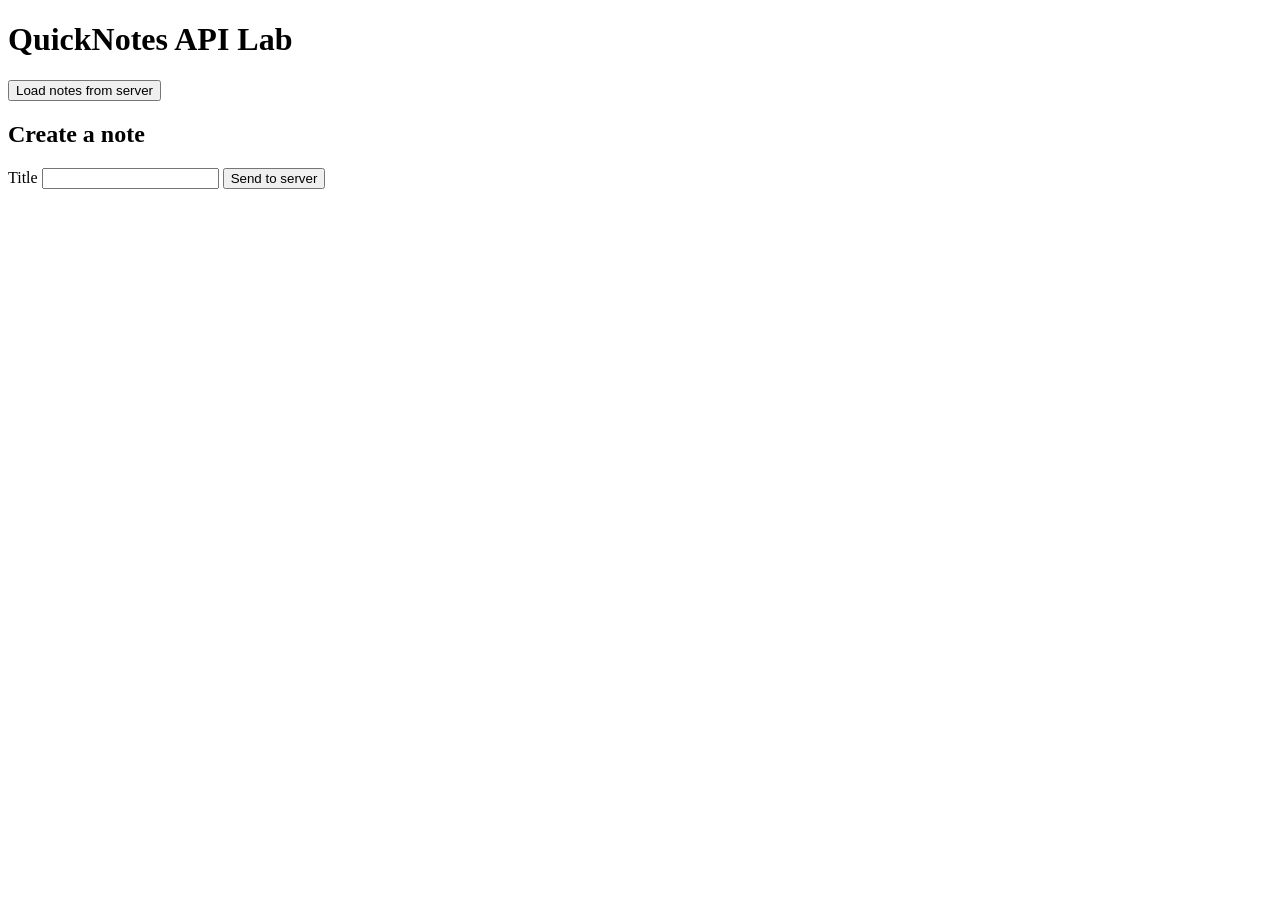
<file: practice/api-lab/index.html>
<!DOCTYPE html>
<html lang="en">
  <head>
    <meta charset="UTF-8" />
    <meta name="viewport" content="width=device-width, initial-scale=1.0" />
    <title>QuickNotes API Lab</title>
    <script src="app.js" defer></script>
  </head>
  <body>
    <h1>QuickNotes API Lab</h1>
    <button id="load-btn">Load notes from server</button>
    <p id="status"></p>
    <ul id="notes-list"></ul>
 
    <h2>Create a note</h2>
    <form id="note-form">
      <label for="title-input">Title</label>
      <input id="title-input" type="text" />
      <button type="submit">Send to server</button>
    </form>
  </body>
</html>
</file>
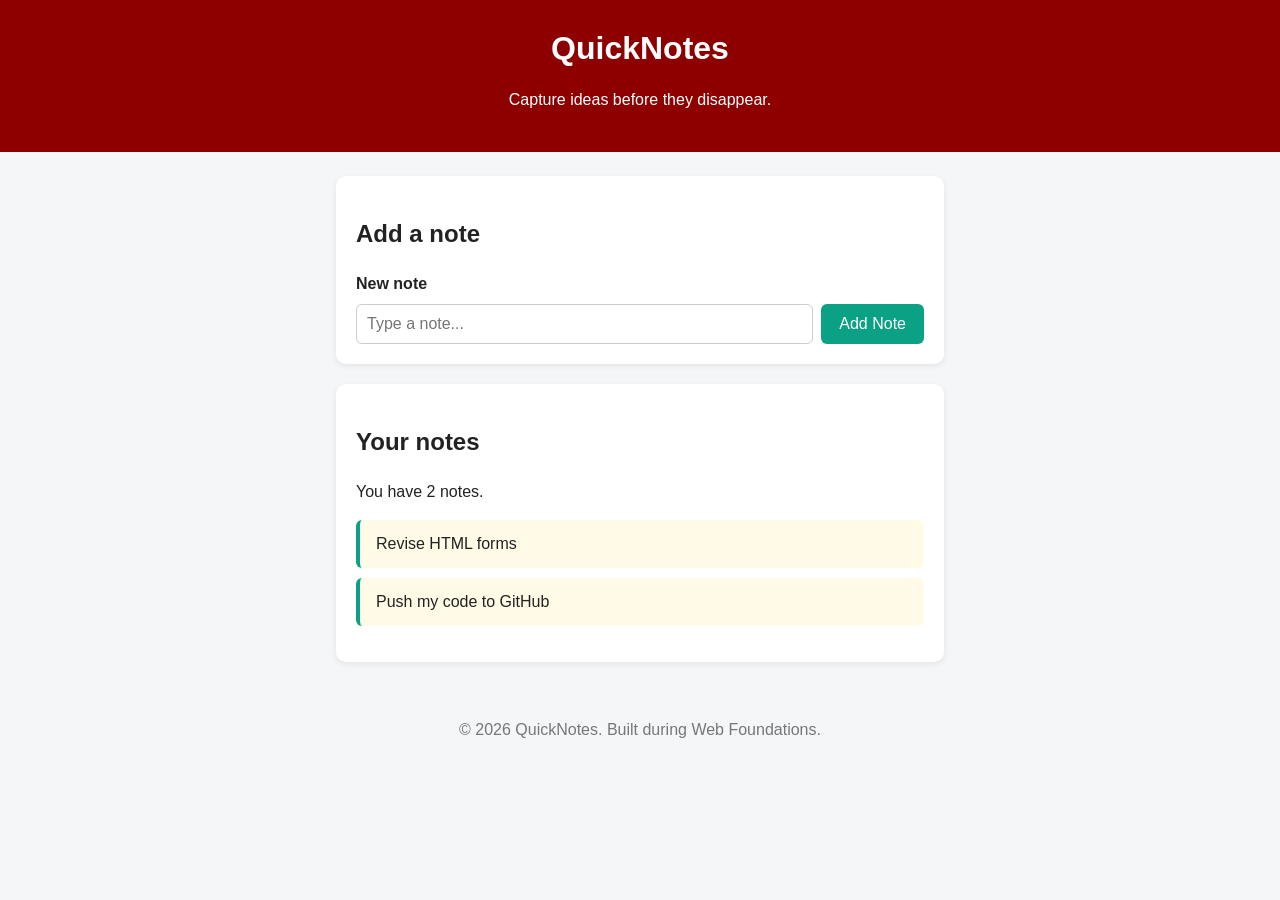
<file: practice/quicknotes-day1/index.html>
<!DOCTYPE html>
<html lang="en">
  <head>
    <meta charset="UTF-8" />
    <meta name="viewport" content="width=device-width, initial-scale=1.0" />
    <title>QuickNotes</title>
    <link rel="stylesheet" href="style.css" />
  </head>
  <body>
    <header>
      <h1>QuickNotes</h1>
      <p>Capture ideas before they disappear.</p>
    </header>
 
    <main>
      <section>
        <h2>Add a note</h2>
        <form id="note-form">
          <label for="note-input">New note</label>
          <input type="text" id="note-input" placeholder="Type a note..." />
          <button type="submit">Add Note</button>
        </form>
      </section>
 
      <section>
        <h2>Your notes</h2>
        <p id="note-count">You have 2 notes.</p>
        <ul id="notes-list">
          <li class="note">Revise HTML forms</li>
          <li class="note">Push my code to GitHub</li>
        </ul>
      </section>
    </main>
 
    <footer>
      <p>&copy; 2026 QuickNotes. Built during Web Foundations.</p>
    </footer>
  </body>
</html>
</file>
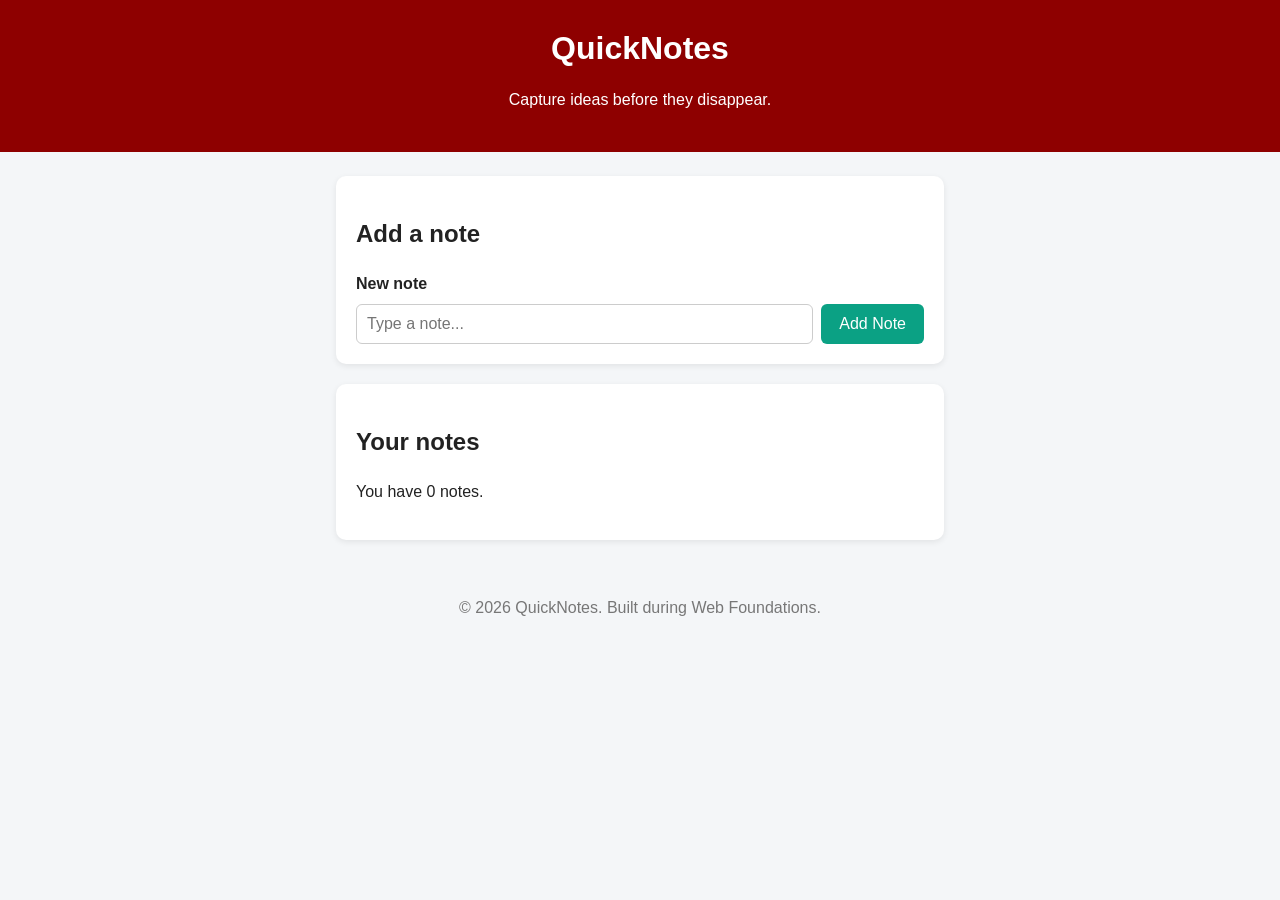
<file: practice/quicknotes-day4/index.html>
<!DOCTYPE html>
<html lang="en">
  <head>
    <meta charset="UTF-8" />
    <meta name="viewport" content="width=device-width, initial-scale=1.0" />
    <title>QuickNotes</title>
    <link rel="stylesheet" href="style.css" />
    <script src="script.js" defer></script>
  </head>
  <body>
    <header>
      <h1>QuickNotes</h1>
      <p>Capture ideas before they disappear.</p>
    </header>
 
    <main>
      <section>
        <h2>Add a note</h2>
        <form id="note-form">
          <label for="note-input">New note</label>
          <input type="text" id="note-input" placeholder="Type a note..." />
          <button type="submit">Add Note</button>
        </form>
      </section>
 
      <section>
        <h2>Your notes</h2>
        <p id="note-count">You have 2 notes.</p>
        <ul id="notes-list">
          <li class="note">Revise HTML forms</li>
          <li class="note">Push my code to GitHub</li>
        </ul>
      </section>
    </main>
 
    <footer>
      <p>&copy; 2026 QuickNotes. Built during Web Foundations.</p>
    </footer>
  </body>
</html>
</file>
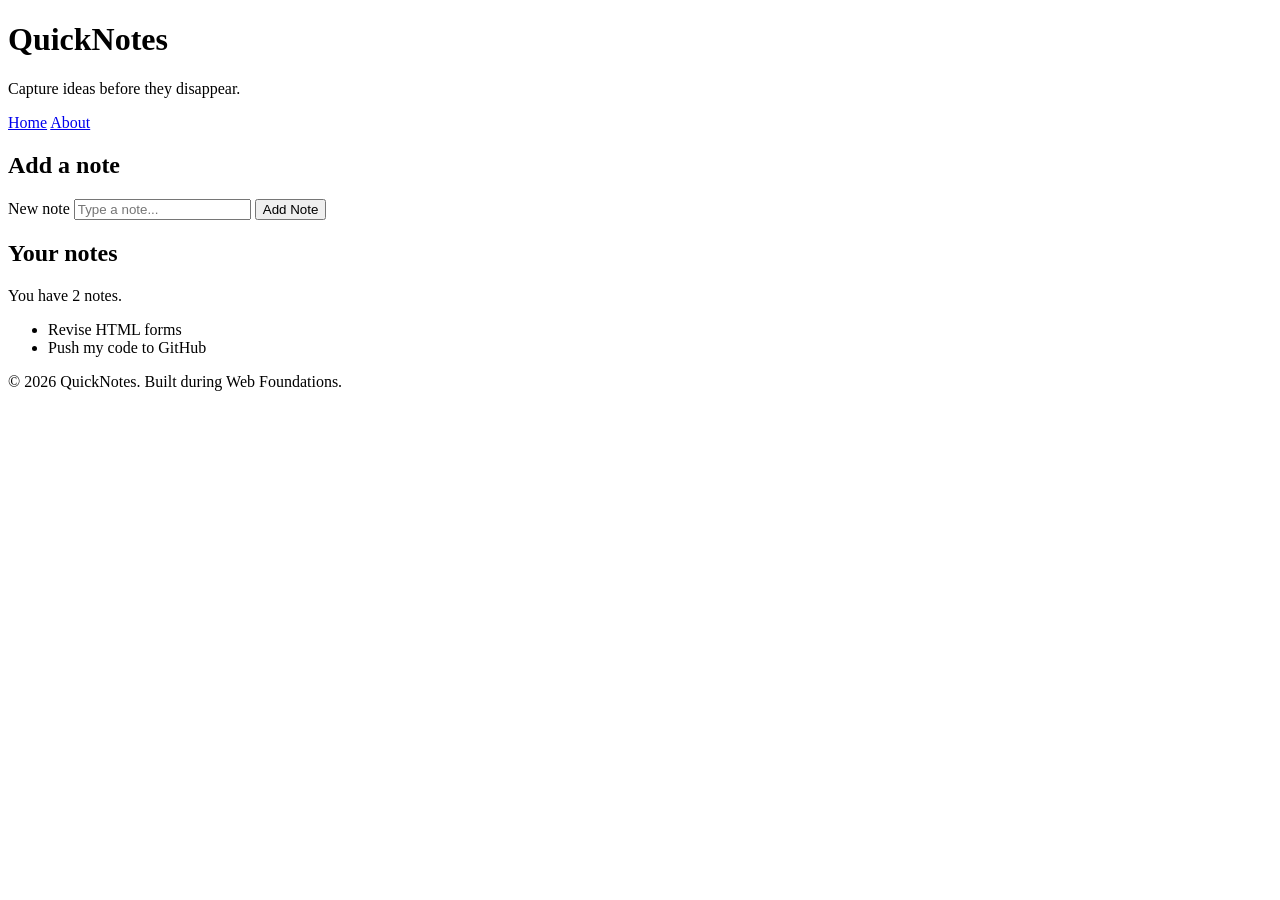
<file: web-foundations-days/day1/index.html>
<!DOCTYPE html>
<html lang="en">
  <head>
    <meta charset="UTF-8" />
    <meta name="viewport" content="width=device-width, initial-scale=1.0" />
    <title>QuickNotes</title>
  </head>
  <body>
    <header>
      <h1>QuickNotes</h1>
      <p>Capture ideas before they disappear.</p>
      <nav>
        <a href="index.html">Home</a>
        <a href="about.html">About</a>
      </nav>
    </header>
 
    <main>
      <section>
        <h2>Add a note</h2>
        <form id="note-form">
          <label for="note-input">New note</label>
          <input type="text" id="note-input" placeholder="Type a note..." />
          <button type="submit">Add Note</button>
        </form>
      </section>
 
      <section>
        <h2>Your notes</h2>
        <p id="note-count">You have 2 notes.</p>
        <ul id="notes-list">
          <li>Revise HTML forms</li>
          <li>Push my code to GitHub</li>
        </ul>
      </section>
    </main>
 
    <footer>
      <p>&copy; 2026 QuickNotes. Built during Web Foundations.</p>
    </footer>
  </body>
</html>
</file>
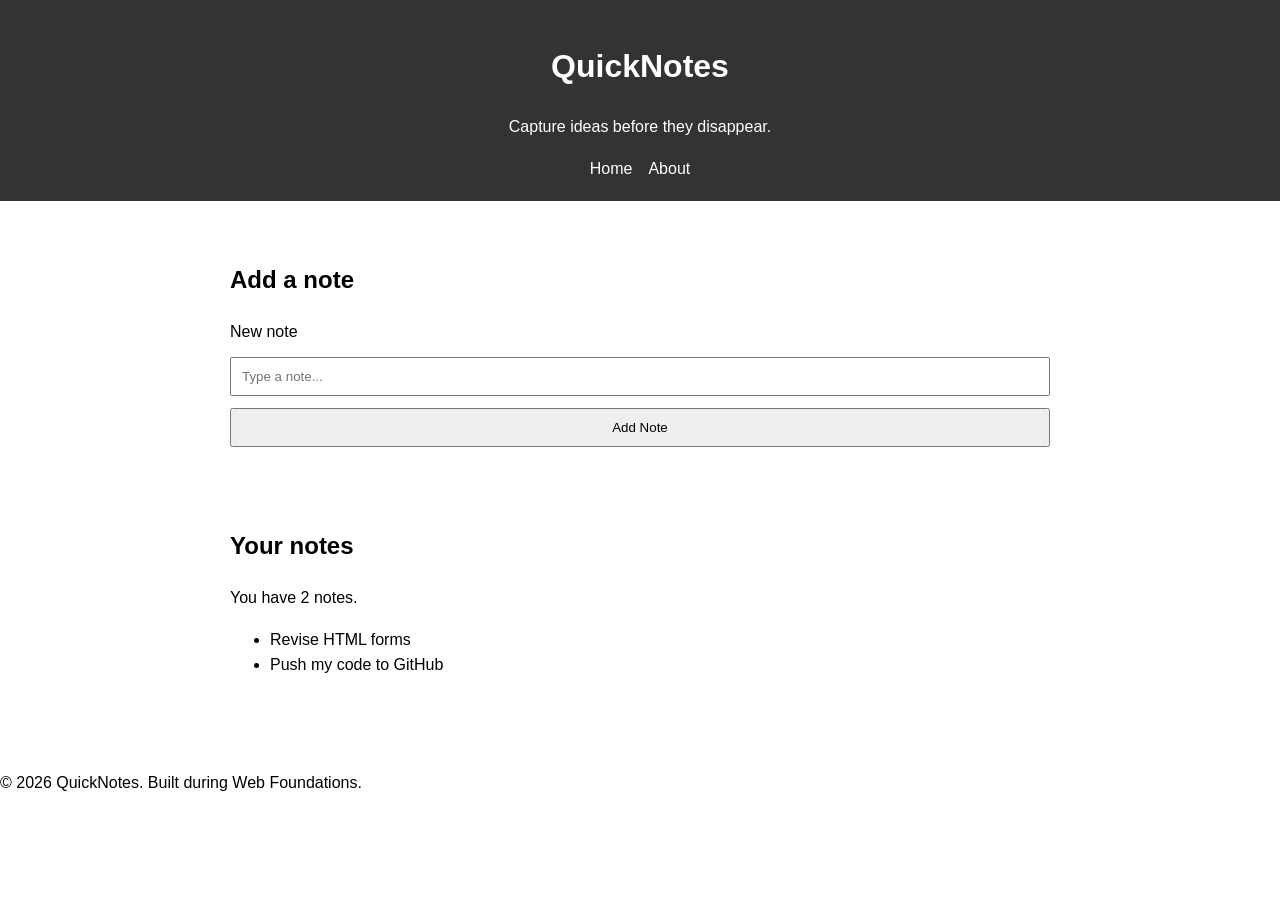
<file: web-foundations-days/day2/index.html>
<!DOCTYPE html>
<html lang="en">
  <head>
    <meta charset="UTF-8" />
    <meta name="viewport" content="width=device-width, initial-scale=1.0" />
    <title>QuickNotes</title>
    <link rel="stylesheet" href="style.css" />
  </head>
  <body>
    <header>
      <h1>QuickNotes</h1>
      <p>Capture ideas before they disappear.</p>
      <nav>
        <a href="index.html">Home</a>
        <a href="about.html">About</a>
      </nav>
    </header>
 
    <main>
      <section>
        <h2>Add a note</h2>
        <form id="note-form">
          <label for="note-input">New note</label>
          <input type="text" id="note-input" placeholder="Type a note..." />
          <button type="submit">Add Note</button>
        </form>
      </section>
 
      <section>
        <h2>Your notes</h2>
        <p id="note-count">You have 2 notes.</p>
        <ul id="notes-list">
          <li>Revise HTML forms</li>
          <li>Push my code to GitHub</li>
        </ul>
      </section>
    </main>
 
    <footer>
      <p>&copy; 2026 QuickNotes. Built during Web Foundations.</p>
    </footer>
  </body>
</html>
</file>
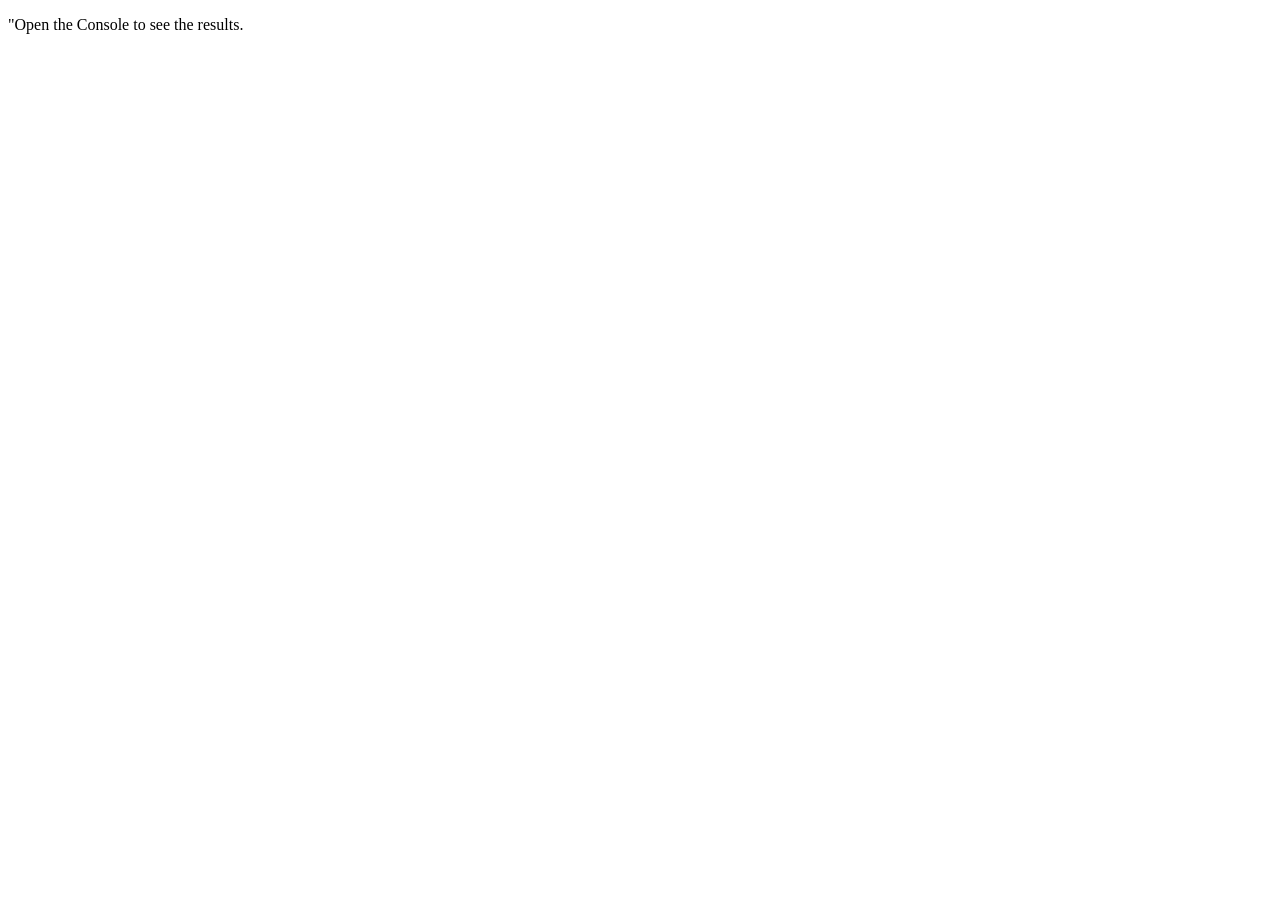
<file: web-foundations-days/day3/index.html>
<!DOCTYPE html>
<html lang="en">
<head>
    <meta charset="UTF-8">
    <meta name="viewport" content="width=device-width, initial-scale=1.0">
    <title>Notes Toolkit</title>
    <script src="script.js" defer></script>
</head>
<body>
    <p>"Open the Console to see the results.</p>
</body>
</html>
</file>
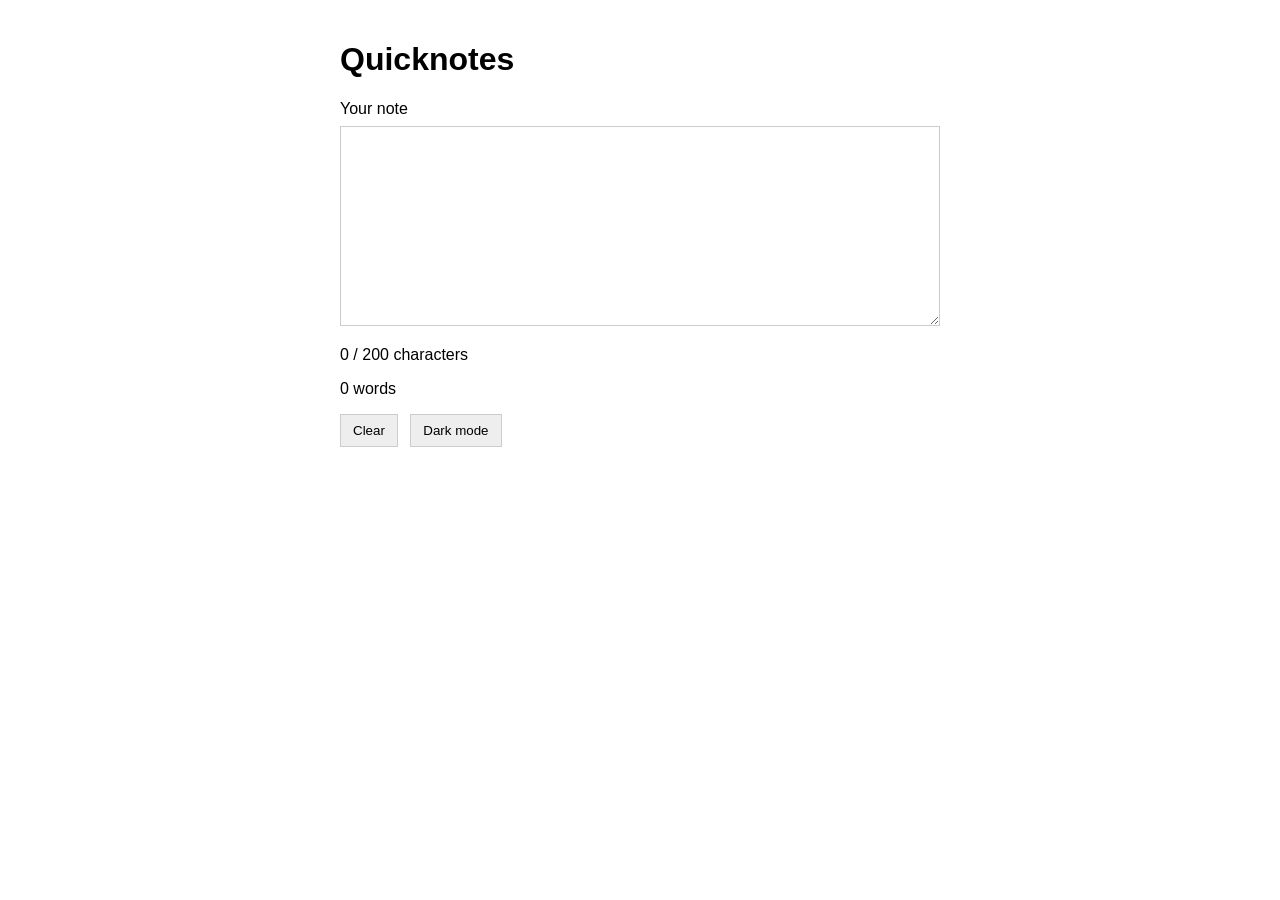
<file: web-foundations-days/day4/index.html>
<!DOCTYPE html> 
<html lang="en"> 
<head> 
    <meta charset="UTF-8"> 
    <meta name="viewport" content="width=device-width, initial-scale=1.0"> 
    <title>Quicknotes</title> 
    <link rel="stylesheet" href="style.css"> 
    <script src="script.js" defer></script> 
</head> 
<body> 
    <main> 
        <h1>Quicknotes</h1> 

        <label for="note-text">Your note</label> 
        <textarea id="note-text"></textarea>

        <p id="char-count">0 / 200 characters</p> 
        <p id="word-count">0 words</p> 
        
        <button id="clear-btn">Clear</button> 
        <button id="theme-toggle">Dark mode</button> 
    </main> 
</body> 
</html>
</file>
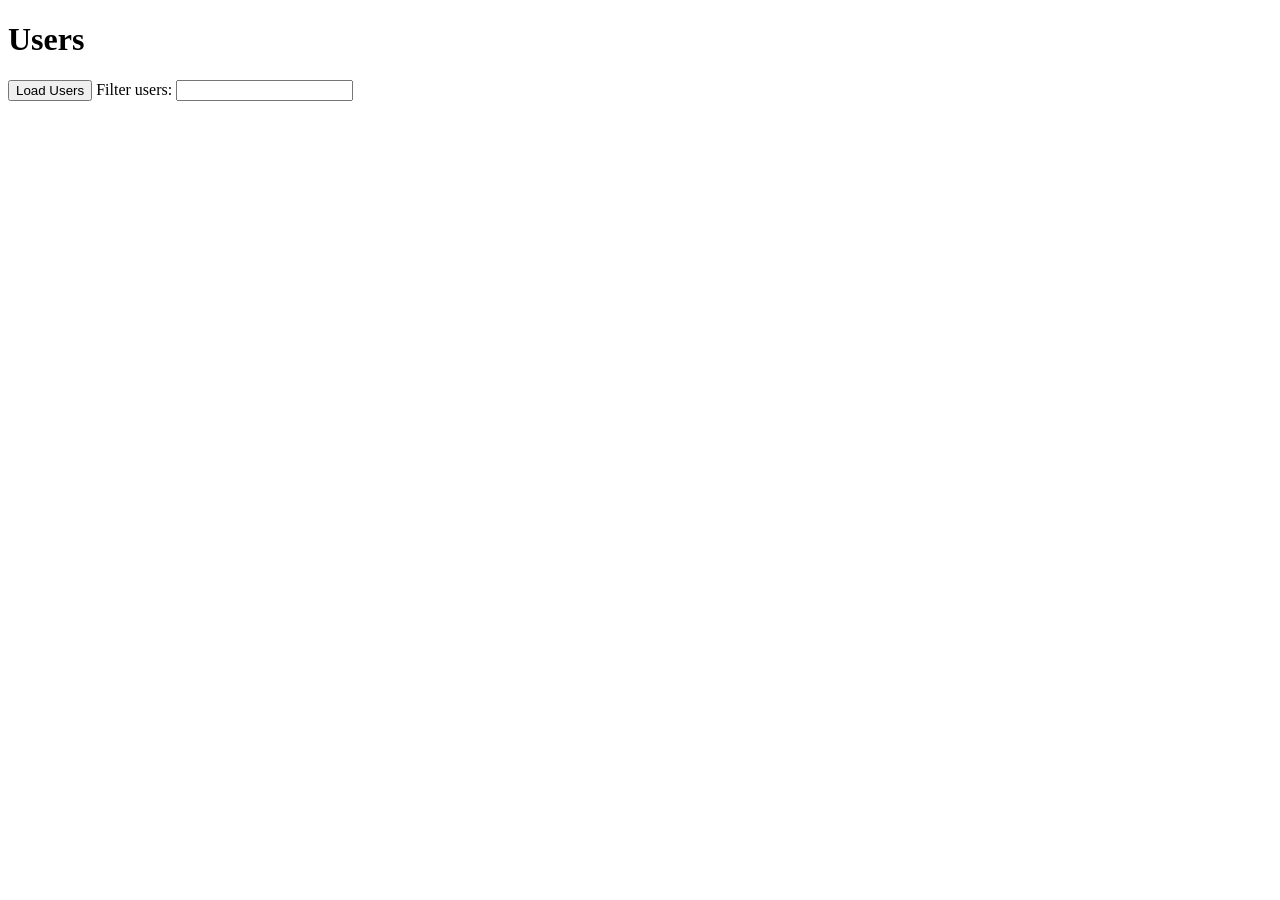
<file: web-foundations-days/day5/index.html>
<!DOCTYPE html>
<html lang="en">
<head>
    <meta charset="UTF-8">
    <meta name="viewport" content="width=device-width, initial-scale=1.0">
    <title>Library</title>
    <script src="users.js" defer></script>
</head>
<body>
    <main>
        <h1>Users</h1>

        <button id="load-users">Load Users</button>

        <label for="filter-input">Filter users:</label>
        <input type="text" id="filter-input">

        <p id="status"></p>

        <ul id="users-list"></ul>
    </main>
</body>
</html>
</file>
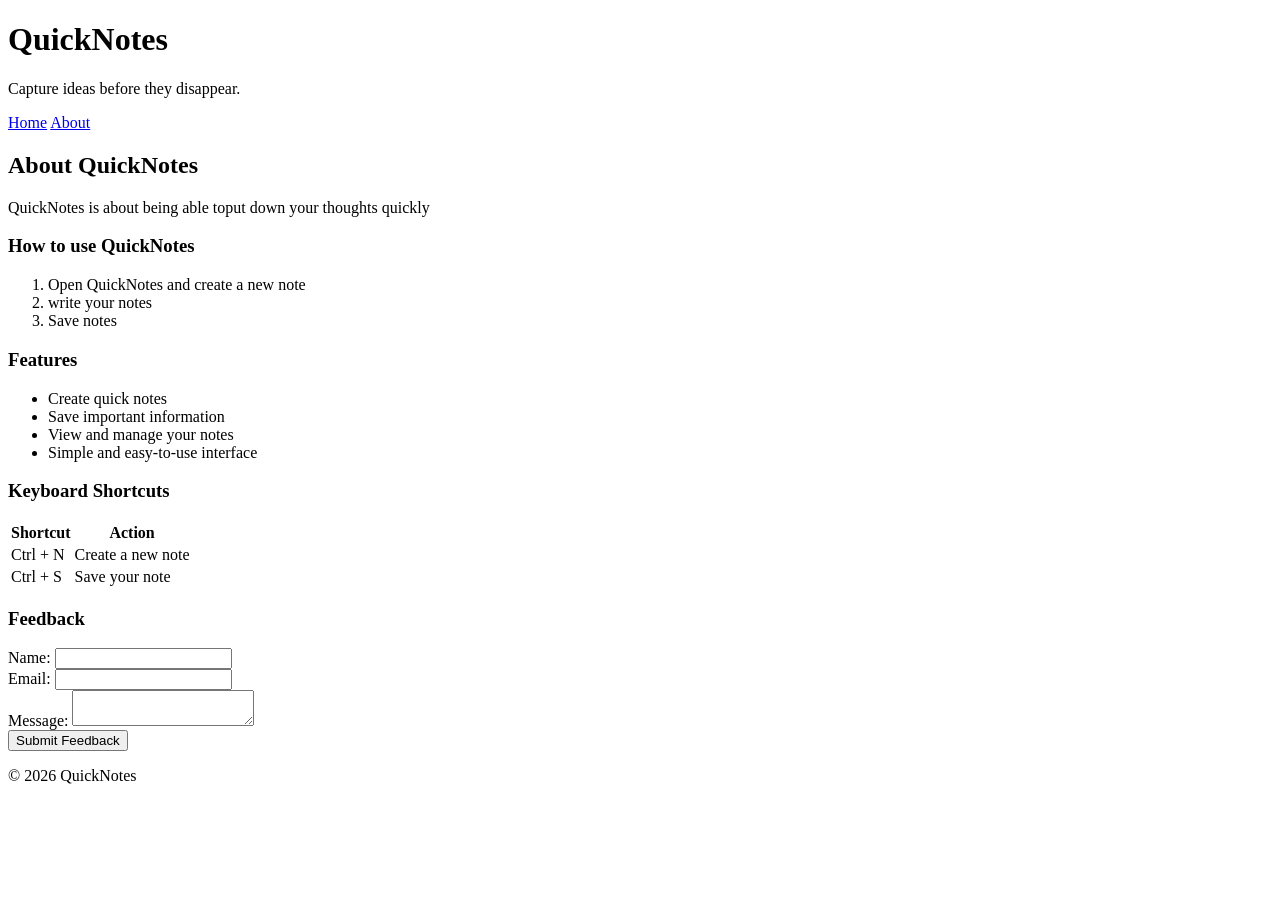
<file: web-foundations-days/day1/about.html>
<!DOCTYPE html>
<html lang="en">
<head>
    <meta charset="UTF-8">
    <meta name="viewport" content="width=device-width, initial-scale=1.0">
    <title>QuickNotes</title>
</head>
<body>
    <header>
      <h1>QuickNotes</h1>
      <p>Capture ideas before they disappear.</p>
      <nav>
        <a href="index.html">Home</a>
        <a href="about.html">About</a>
      </nav>
    </header>

    <main>
        <h2>About QuickNotes</h2>
        <p>
            QuickNotes is about being able toput down your thoughts quickly
        </p>
        <section>
            <h3>How to use QuickNotes</h3>
            <ol>
                <li>Open QuickNotes and create a new note</li>
                <li>write your notes</li>
                <li>Save notes</li>
            </ol>
        </section>
        <section>
            <h3>Features</h3>
            <ul>
                <li>Create quick notes</li>
                <li>Save important information</li>
                <li>View and manage your notes</li>
                <li>Simple and easy-to-use interface</li>
            </ul>
        </section>
        <section> 
            <h3>Keyboard Shortcuts</h3> 
            <table> 
                <thead> 
                    <tr> 
                        <th>Shortcut</th> 
                        <th>Action</th> 
                    </tr> 
                </thead> 
                <tbody> 
                    <tr> 
                        <td>Ctrl + N</td> 
                        <td>Create a new note</td> 
                    </tr> 
                    <tr> 
                        <td>Ctrl + S</td> 
                        <td>Save your note</td> 
                    </tr> 
                </tbody> 
            </table> 
        </section>
        <section> 
            <h3>Feedback</h3> 
            <form> 
                <div> 
                    <label for="name">Name:</label> 
                    <input type="text" id="name" name="name" required> 
                </div> 
                <div> 
                    <label for="email">Email:</label> 
                    <input type="email" id="email" name="email" required> 
                </div> 
                <div> 
                    <label for="message">Message:</label> 
                    <textarea id="message" name="message" required></textarea> 
                </div> 
                <button type="submit">Submit Feedback</button> 
            </form> 
        </section>
    </main>
    <footer> 
        <p>&copy; 2026 QuickNotes</p> 
    </footer>

</body>
</html>
</file>
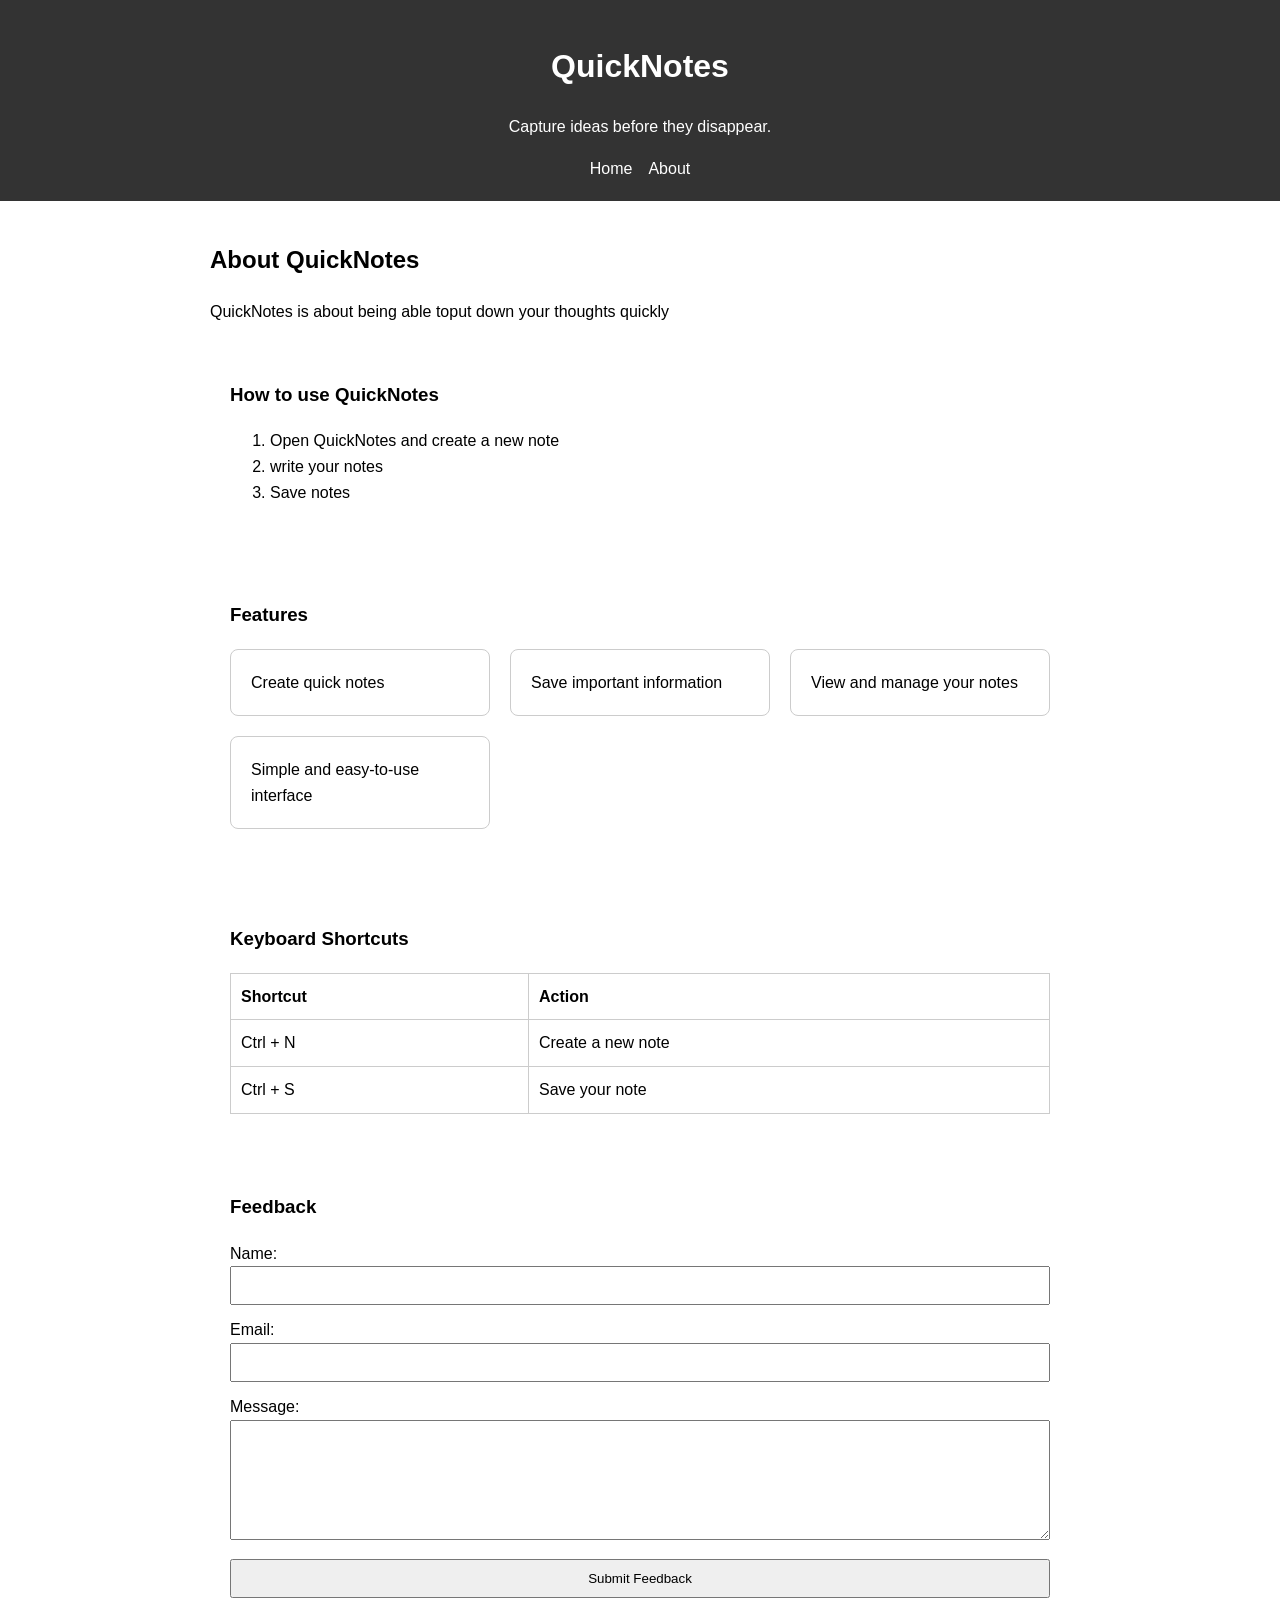
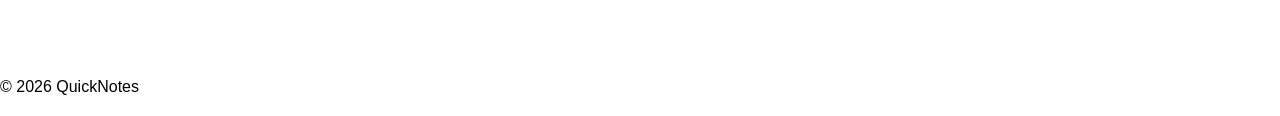
<file: web-foundations-days/day2/about.html>
<!DOCTYPE html>
<html lang="en">
<head>
    <meta charset="UTF-8">
    <meta name="viewport" content="width=device-width, initial-scale=1.0">
    <title>QuickNotes</title>
    <link rel="stylesheet" href="style.css" />
</head>
<body>
    <header>
      <h1>QuickNotes</h1>
      <p>Capture ideas before they disappear.</p>
      <nav>
        <a href="index.html">Home</a>
        <a href="about.html">About</a>
      </nav>
    </header>

    <main>
        <h2>About QuickNotes</h2>
        <p>
            QuickNotes is about being able toput down your thoughts quickly
        </p>
        <section>
            <h3>How to use QuickNotes</h3>
            <ol>
                <li>Open QuickNotes and create a new note</li>
                <li>write your notes</li>
                <li>Save notes</li>
            </ol>
        </section>
        <section>
            <h3>Features</h3>
            <ul class="features">
                <li>Create quick notes</li>
                <li>Save important information</li>
                <li>View and manage your notes</li>
                <li>Simple and easy-to-use interface</li>
            </ul>
        </section>
        <section> 
            <h3>Keyboard Shortcuts</h3> 
            <table> 
                <thead> 
                    <tr> 
                        <th>Shortcut</th> 
                        <th>Action</th> 
                    </tr> 
                </thead> 
                <tbody> 
                    <tr> 
                        <td>Ctrl + N</td> 
                        <td>Create a new note</td> 
                    </tr> 
                    <tr> 
                        <td>Ctrl + S</td> 
                        <td>Save your note</td> 
                    </tr> 
                </tbody> 
            </table> 
        </section>
        <section> 
            <h3>Feedback</h3> 
            <form> 
                <div> 
                    <label for="name">Name:</label> 
                    <input type="text" id="name" name="name" required> 
                </div> 
                <div> 
                    <label for="email">Email:</label> 
                    <input type="email" id="email" name="email" required> 
                </div> 
                <div> 
                    <label for="message">Message:</label> 
                    <textarea id="message" name="message" required></textarea> 
                </div> 
                <button type="submit">Submit Feedback</button> 
            </form> 
        </section>
    </main>
    <footer> 
        <p>&copy; 2026 QuickNotes</p> 
    </footer>

</body>
</html>
</file>
<file: practice/quicknotes-day1/style.css>
/* 1. Reset: predictable sizing and no default body margin */
*,
*::before,
*::after {
  box-sizing: border-box;
}
 
body {
  margin: 0;
  font-family: "Segoe UI", Arial, sans-serif;
  background-color: #f4f6f8;
  color: #222;
  line-height: 1.5;
}
 
/* 2. Header */
header {
  background-color: #8e0000;
  color: white;
  text-align: center;
  padding: 24px 16px;
}
 
header h1 {
  margin: 0;
}
 
/* 3. Centre the main content and limit its width */
main {
  max-width: 640px;
  margin: 24px auto;   /* auto left/right margins centre a block */
  padding: 0 16px;
}
 
section {
  background: white;
  padding: 20px;
  border-radius: 10px;
  margin-bottom: 20px;
  box-shadow: 0 2px 6px rgba(0, 0, 0, 0.08);
}
 
/* 4. Form layout with Flexbox */
#note-form {
  display: flex;
  gap: 8px;
  flex-wrap: wrap;
}
 
#note-form label {
  width: 100%;          /* label on its own line */
  font-weight: bold;
}
 
#note-input {
  flex: 1;
  padding: 10px;
  border: 1px solid #ccc;
  border-radius: 6px;
  font-size: 1rem;
}
 
button {
  background-color: #0ba184;
  color: white;
  border: none;
  padding: 10px 18px;
  border-radius: 6px;
  font-size: 1rem;
  cursor: pointer;
}
 
button:hover {
  background-color: #088a70;
}
 
/* 5. Notes list */
#notes-list {
  list-style: none;     /* remove bullet points */
  padding: 0;
}
 
.note {
  background-color: #fffbe6;
  border-left: 4px solid #0ba184;
  padding: 12px 16px;
  margin-bottom: 10px;
  border-radius: 6px;
}
 
/* 6. Footer */
footer {
  text-align: center;
  color: #777;
  padding: 16px;
}
 
/* 7. Phones */
@media (max-width: 600px) {
  #note-form {
    flex-direction: column;
  }
}
</file>
<file: practice/quicknotes-day4/style.css>
/* 1. Reset: predictable sizing and no default body margin */
*,
*::before,
*::after {
  box-sizing: border-box;
}
 
body {
  margin: 0;
  font-family: "Segoe UI", Arial, sans-serif;
  background-color: #f4f6f8;
  color: #222;
  line-height: 1.5;
}
 
/* 2. Header */
header {
  background-color: #8e0000;
  color: white;
  text-align: center;
  padding: 24px 16px;
}
 
header h1 {
  margin: 0;
}
 
/* 3. Centre the main content and limit its width */
main {
  max-width: 640px;
  margin: 24px auto;   /* auto left/right margins centre a block */
  padding: 0 16px;
}
 
section {
  background: white;
  padding: 20px;
  border-radius: 10px;
  margin-bottom: 20px;
  box-shadow: 0 2px 6px rgba(0, 0, 0, 0.08);
}
 
/* 4. Form layout with Flexbox */
#note-form {
  display: flex;
  gap: 8px;
  flex-wrap: wrap;
}
 
#note-form label {
  width: 100%;          /* label on its own line */
  font-weight: bold;
}
 
#note-input {
  flex: 1;
  padding: 10px;
  border: 1px solid #ccc;
  border-radius: 6px;
  font-size: 1rem;
}
 
button {
  background-color: #0ba184;
  color: white;
  border: none;
  padding: 10px 18px;
  border-radius: 6px;
  font-size: 1rem;
  cursor: pointer;
}
 
button:hover {
  background-color: #088a70;
}
 
/* 5. Notes list */
#notes-list {
  list-style: none;     /* remove bullet points */
  padding: 0;
}
 
.note {
  background-color: #fffbe6;
  border-left: 4px solid #0ba184;
  padding: 12px 16px;
  margin-bottom: 10px;
  border-radius: 6px;
}
 
/* 6. Footer */
footer {
  text-align: center;
  color: #777;
  padding: 16px;
}
 
/* 7. Phones */
@media (max-width: 600px) {
  #note-form {
    flex-direction: column;
  }
}

.note {
  display: flex;
  justify-content: space-between;
  align-items: center;
  gap: 12px;
}
 
.delete-btn {
  background-color: #8e0000;
  padding: 6px 12px;
  font-size: 0.85rem;
}
 
.delete-btn:hover {
  background-color: #6b0000;
}
</file>
<file: web-foundations-days/day2/style.css>
/* Box-sizing reset */

* {
  box-sizing: border-box;
  }

body {
margin: 0;
font-family: Arial, sans-serif;
line-height: 1.6;
}

header {
padding: 20px;
text-align: center;
background-color: #333;
color: white;
}

nav {
display: flex;
justify-content: center;
gap: 16px;
}

nav a {
color: white;
text-decoration: none;
}

nav a:hover {
text-decoration: underline;
}

main {
max-width: 900px;
margin: 0 auto;
padding: 20px;
}

section {
    background-color: white;
    padding: 20px;
    border-radius: 8px;
    margin-bottom: 20px;
}

.features {
display: grid;
grid-template-columns: repeat(auto-fit, minmax(200px, 1fr));
gap: 20px;
padding: 0;
list-style: none;
}

.features li {
padding: 20px;
border: 1px solid #ccc;
border-radius: 8px;
}

table {
width: 100%;
border-collapse: collapse;
}

th,
td {
border: 1px solid #ccc;
padding: 10px;
text-align: left;
}

form {
display: flex;
flex-direction: column;
gap: 12px;
}

form input,
form textarea {
width: 100%;
padding: 10px;
}

form textarea {
min-height: 120px;
}

button {
padding: 10px 16px;
cursor: pointer;
transition: 0.3s;
}

button:hover {
transform: translateY(-2px);
}

@media (max-width: 600px) {
main {
padding: 15px;
}

nav {
    flex-direction: column;
    gap: 10px;
}

.features {
    grid-template-columns: 1fr;
}

}
</file>
<file: web-foundations-days/day4/style.css>
:root { 
    --background-color: white; 
    --text-color: black; 
    --input-background: white; 
    --input-border: #ccc; 
    --button-background: #eee; 
} 
body.dark { 
    --background-color: #222; 
    --text-color: white; 
    --input-background: #333; 
    --input-border: #555; 
    --button-background: #444; 
} * { 
    box-sizing: border-box; 
} 
body { 
    background-color: var(--background-color); 
    color: var(--text-color); 
    font-family: Arial, sans-serif; 
    margin: 0; padding: 20px; 
} 
main { 
    max-width: 600px; 
    margin: 0 auto; 
} 
textarea { 
    width: 100%; 
    min-height: 200px; 
    background-color: var(--input-background); 
    color: var(--text-color); 
    border: 1px solid var(--input-border); 
    padding: 10px; 
    margin-top: 8px; 
    resize: vertical; 
} 
button { 
    background-color: var(--button-background); 
    color: var(--text-color); 
    border: 1px solid var(--input-border); 
    padding: 8px 12px; 
    margin-right: 8px; 
    cursor: pointer; 
} 
.warning { 
    color: orange; 
} 
.over { 
    color: red; 
    font-weight: bold; 
}
</file>
